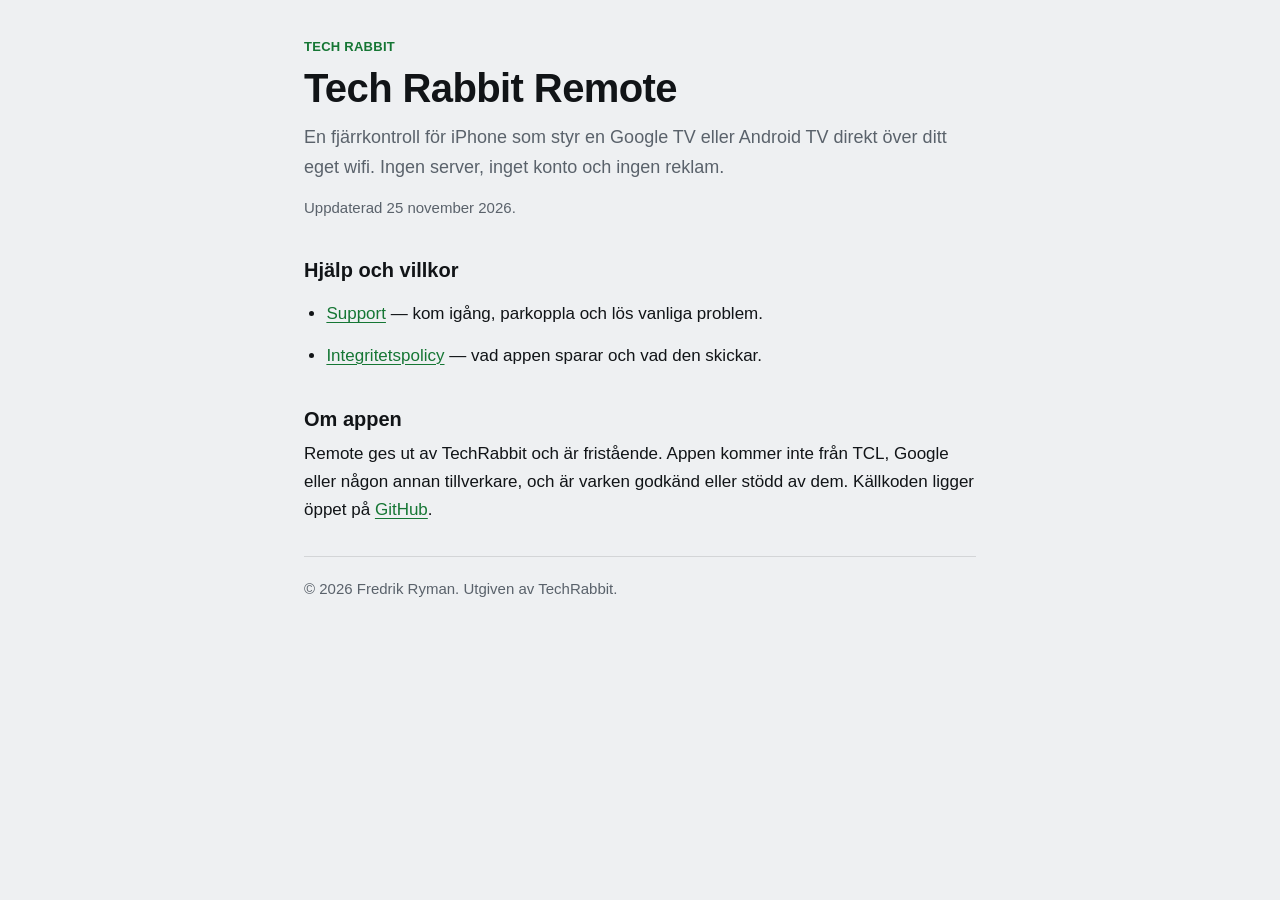
<file: docs/index.html>
<!DOCTYPE html>
<html lang="sv">
<head>
<meta charset="utf-8">
<meta name="viewport" content="width=device-width, initial-scale=1">
<title>Tech Rabbit Remote</title>
<meta name="description" content="Tech Rabbit Remote är en fjärrkontroll för iPhone som styr en Google TV över ditt eget wifi. Support och integritetspolicy.">
<link rel="canonical" href="https://fredrikwryman-cmd.github.io/aim-remote/">
<meta property="og:type" content="website">
<meta property="og:title" content="Tech Rabbit Remote">
<meta property="og:description" content="Tech Rabbit Remote är en fjärrkontroll för iPhone som styr en Google TV över ditt eget wifi. Support och integritetspolicy.">
<meta property="og:url" content="https://fredrikwryman-cmd.github.io/aim-remote/">
<meta property="og:image" content="https://fredrikwryman-cmd.github.io/aim-remote/site/delningsbild.png">
<link rel="stylesheet" href="site/stil.css">
</head>
<body>
<a class="skip" href="#innehall">Till innehållet</a>
<div class="wrap">

<header>
  <p class="mark">Tech Rabbit</p>
</header>

<main id="innehall">
  <h1>Tech Rabbit Remote</h1>
  <p class="lead">En fjärrkontroll för iPhone som styr en Google TV eller Android TV direkt över ditt eget wifi. Ingen server, inget konto och ingen reklam.</p>
  <p class="updated">Uppdaterad 25 november 2026.</p>

  <h2>Hjälp och villkor</h2>
  <ul>
    <li><a href="site/support.html">Support</a> — kom igång, parkoppla och lös vanliga problem.</li>
    <li><a href="site/integritet.html">Integritetspolicy</a> — vad appen sparar och vad den skickar.</li>
  </ul>

  <h2>Om appen</h2>
  <p>Remote ges ut av TechRabbit och är fristående. Appen kommer inte från TCL, Google eller någon annan tillverkare, och är varken godkänd eller stödd av dem. Källkoden ligger öppet på <a href="https://github.com/fredrikwryman-cmd/aim-remote">GitHub</a>.</p>
</main>

<footer>
  <p>&copy; 2026 Fredrik Ryman. Utgiven av TechRabbit.</p>
</footer>

</div>
</body>
</html>
</file>
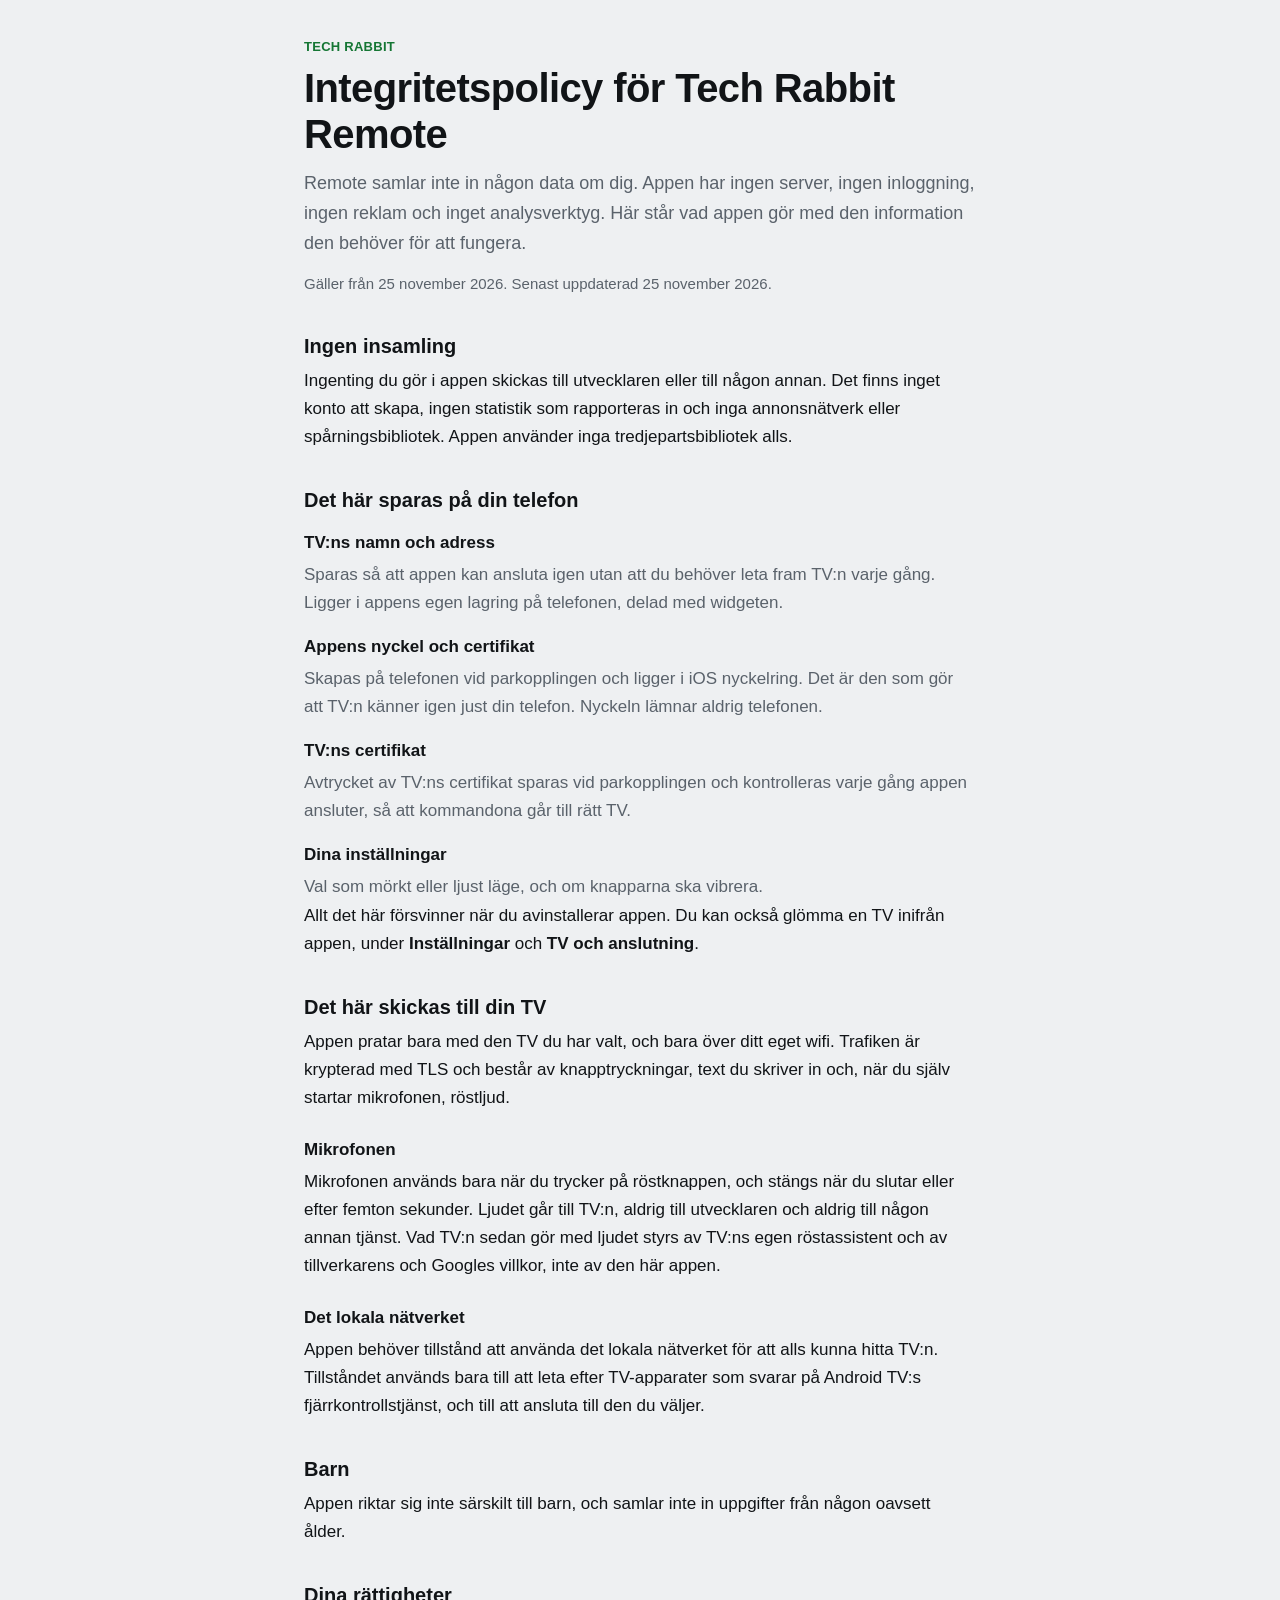
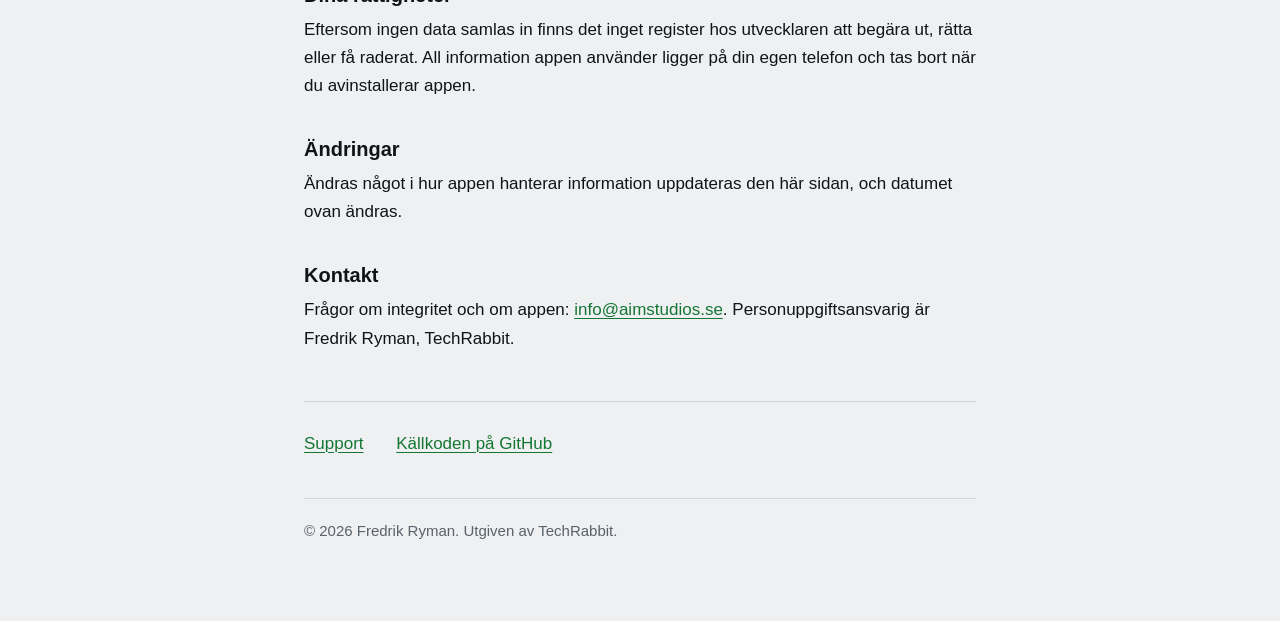
<file: docs/site/integritet.html>
<!DOCTYPE html>
<html lang="sv">
<head>
<meta charset="utf-8">
<meta name="viewport" content="width=device-width, initial-scale=1">
<title>Integritetspolicy för Tech Rabbit Remote</title>
<meta name="description" content="Tech Rabbit Remote samlar inte in någon data. Här står vad appen sparar på telefonen och vad den skickar till din TV.">
<link rel="canonical" href="https://fredrikwryman-cmd.github.io/aim-remote/site/integritet.html">
<meta property="og:type" content="website">
<meta property="og:title" content="Integritetspolicy för Tech Rabbit Remote">
<meta property="og:description" content="Tech Rabbit Remote samlar inte in någon data. Här står vad appen sparar på telefonen och vad den skickar till din TV.">
<meta property="og:url" content="https://fredrikwryman-cmd.github.io/aim-remote/site/integritet.html">
<meta property="og:image" content="https://fredrikwryman-cmd.github.io/aim-remote/site/delningsbild.png">
<link rel="stylesheet" href="stil.css">
</head>
<body>
<a class="skip" href="#innehall">Till innehållet</a>
<div class="wrap">

<header>
  <p class="mark">Tech Rabbit</p>
</header>

<main id="innehall">
  <h1>Integritetspolicy för Tech Rabbit Remote</h1>
  <p class="lead">Remote samlar inte in någon data om dig. Appen har ingen server, ingen inloggning, ingen reklam och inget analysverktyg. Här står vad appen gör med den information den behöver för att fungera.</p>
  <p class="updated">Gäller från 25 november 2026. Senast uppdaterad 25 november 2026.</p>

  <h2>Ingen insamling</h2>
  <p>Ingenting du gör i appen skickas till utvecklaren eller till någon annan. Det finns inget konto att skapa, ingen statistik som rapporteras in och inga annonsnätverk eller spårningsbibliotek. Appen använder inga tredjepartsbibliotek alls.</p>

  <h2>Det här sparas på din telefon</h2>
  <dl>
    <dt>TV:ns namn och adress</dt>
    <dd>Sparas så att appen kan ansluta igen utan att du behöver leta fram TV:n varje gång. Ligger i appens egen lagring på telefonen, delad med widgeten.</dd>

    <dt>Appens nyckel och certifikat</dt>
    <dd>Skapas på telefonen vid parkopplingen och ligger i iOS nyckelring. Det är den som gör att TV:n känner igen just din telefon. Nyckeln lämnar aldrig telefonen.</dd>

    <dt>TV:ns certifikat</dt>
    <dd>Avtrycket av TV:ns certifikat sparas vid parkopplingen och kontrolleras varje gång appen ansluter, så att kommandona går till rätt TV.</dd>

    <dt>Dina inställningar</dt>
    <dd>Val som mörkt eller ljust läge, och om knapparna ska vibrera.</dd>
  </dl>
  <p>Allt det här försvinner när du avinstallerar appen. Du kan också glömma en TV inifrån appen, under <strong>Inställningar</strong> och <strong>TV och anslutning</strong>.</p>

  <h2>Det här skickas till din TV</h2>
  <p>Appen pratar bara med den TV du har valt, och bara över ditt eget wifi. Trafiken är krypterad med TLS och består av knapptryckningar, text du skriver in och, när du själv startar mikrofonen, röstljud.</p>

  <h3>Mikrofonen</h3>
  <p>Mikrofonen används bara när du trycker på röstknappen, och stängs när du slutar eller efter femton sekunder. Ljudet går till TV:n, aldrig till utvecklaren och aldrig till någon annan tjänst. Vad TV:n sedan gör med ljudet styrs av TV:ns egen röstassistent och av tillverkarens och Googles villkor, inte av den här appen.</p>

  <h3>Det lokala nätverket</h3>
  <p>Appen behöver tillstånd att använda det lokala nätverket för att alls kunna hitta TV:n. Tillståndet används bara till att leta efter TV-apparater som svarar på Android TV:s fjärrkontrollstjänst, och till att ansluta till den du väljer.</p>

  <h2>Barn</h2>
  <p>Appen riktar sig inte särskilt till barn, och samlar inte in uppgifter från någon oavsett ålder.</p>

  <h2>Dina rättigheter</h2>
  <p>Eftersom ingen data samlas in finns det inget register hos utvecklaren att begära ut, rätta eller få raderat. All information appen använder ligger på din egen telefon och tas bort när du avinstallerar appen.</p>

  <h2>Ändringar</h2>
  <p>Ändras något i hur appen hanterar information uppdateras den här sidan, och datumet ovan ändras.</p>

  <h2>Kontakt</h2>
  <p>Frågor om integritet och om appen: <a href="mailto:info@aimstudios.se">info@aimstudios.se</a>. Personuppgiftsansvarig är Fredrik Ryman, TechRabbit.</p>
</main>

<nav class="links" aria-label="Fler sidor">
  <a href="support.html">Support</a>
  <a href="https://github.com/fredrikwryman-cmd/aim-remote">Källkoden på GitHub</a>
</nav>

<footer>
  <p>&copy; 2026 Fredrik Ryman. Utgiven av TechRabbit.</p>
</footer>

</div>
</body>
</html>
</file>
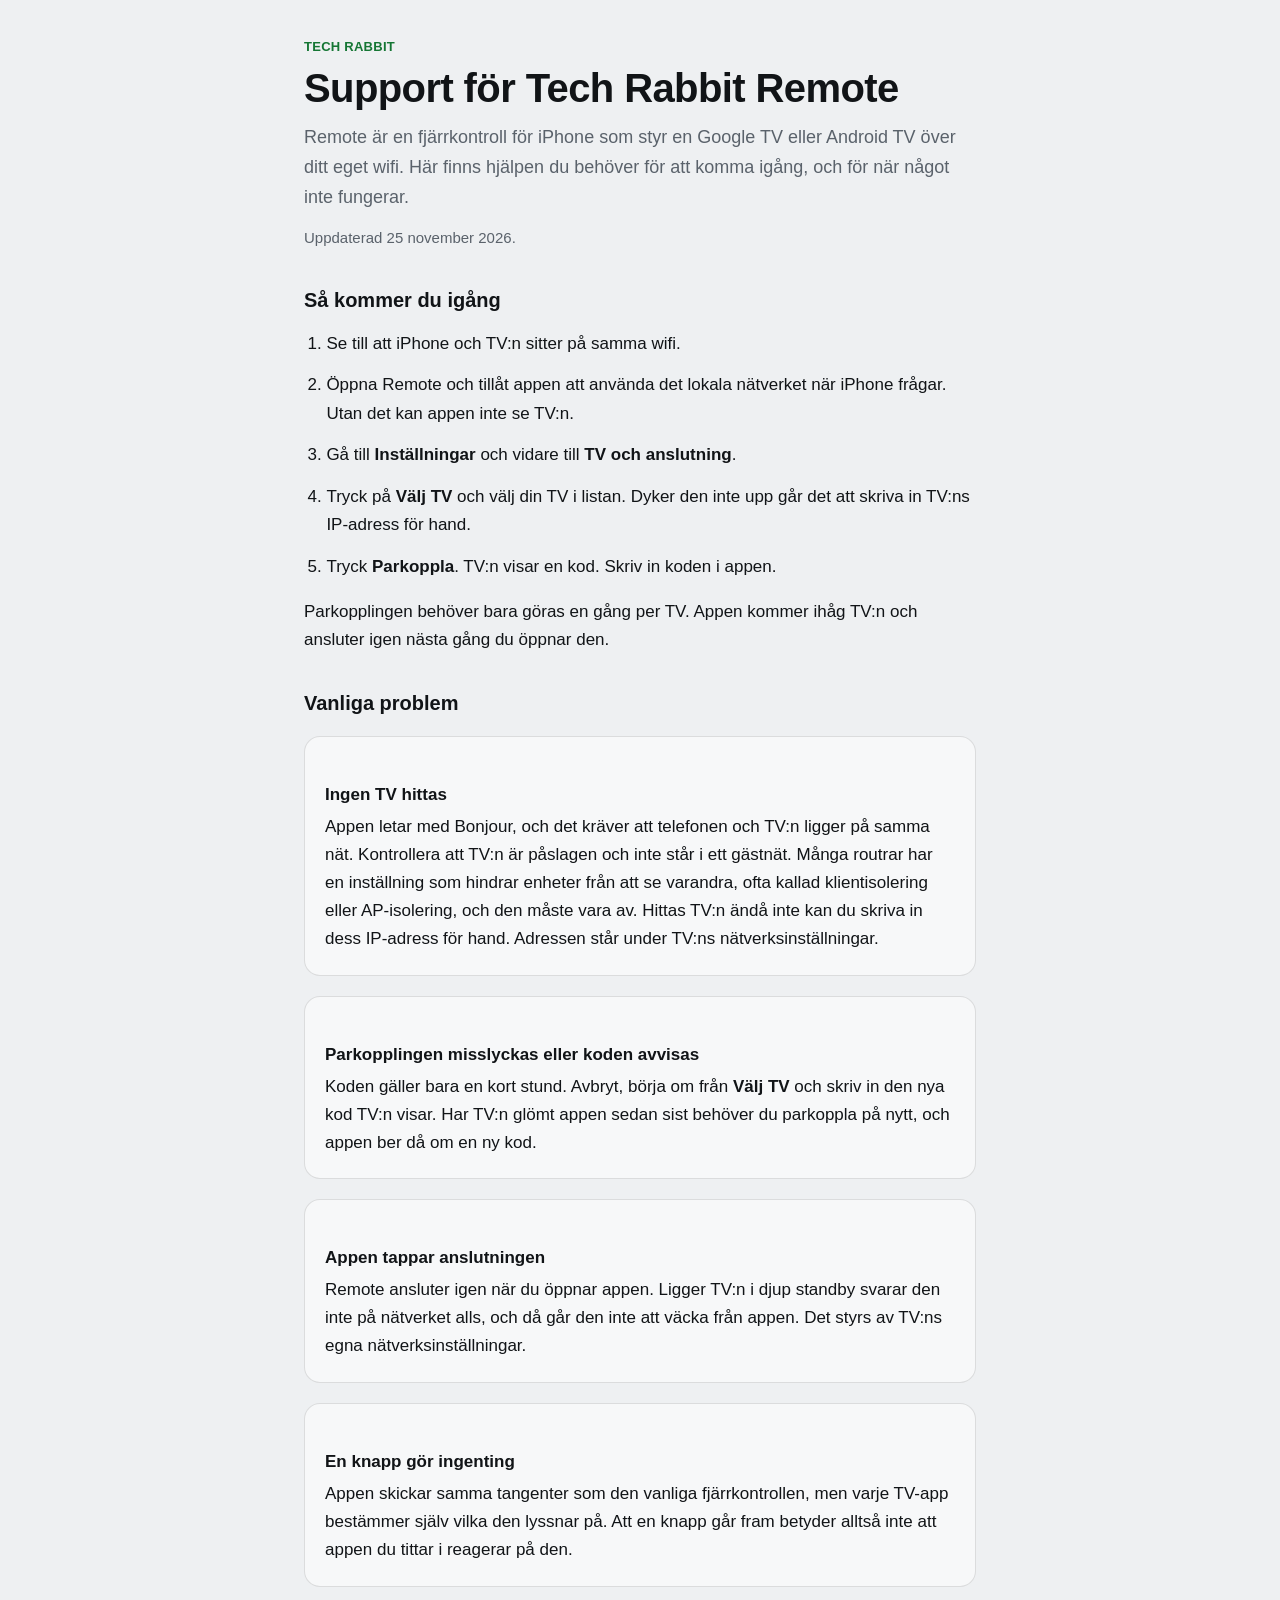
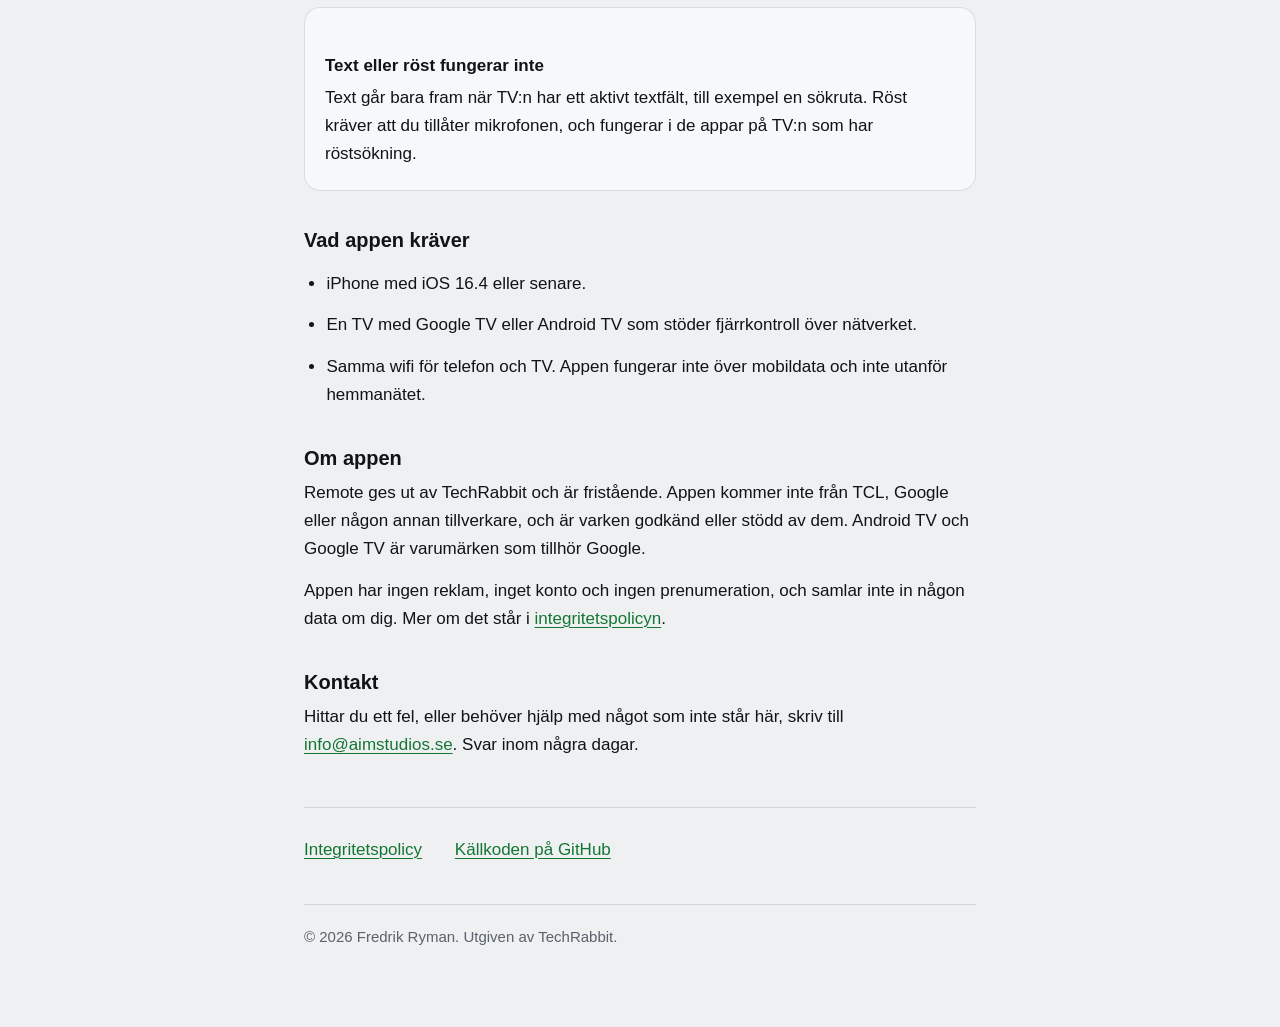
<file: docs/site/support.html>
<!DOCTYPE html>
<html lang="sv">
<head>
<meta charset="utf-8">
<meta name="viewport" content="width=device-width, initial-scale=1">
<title>Support för Tech Rabbit Remote</title>
<meta name="description" content="Hjälp med Tech Rabbit Remote: parkoppla iPhone med din Google TV, lösa anslutningsproblem och nå utvecklaren.">
<link rel="canonical" href="https://fredrikwryman-cmd.github.io/aim-remote/site/support.html">
<meta property="og:type" content="website">
<meta property="og:title" content="Support för Tech Rabbit Remote">
<meta property="og:description" content="Hjälp med Tech Rabbit Remote: parkoppla iPhone med din Google TV, lösa anslutningsproblem och nå utvecklaren.">
<meta property="og:url" content="https://fredrikwryman-cmd.github.io/aim-remote/site/support.html">
<meta property="og:image" content="https://fredrikwryman-cmd.github.io/aim-remote/site/delningsbild.png">
<link rel="stylesheet" href="stil.css">
</head>
<body>
<a class="skip" href="#innehall">Till innehållet</a>
<div class="wrap">

<header>
  <p class="mark">Tech Rabbit</p>
</header>

<main id="innehall">
  <h1>Support för Tech Rabbit Remote</h1>
  <p class="lead">Remote är en fjärrkontroll för iPhone som styr en Google TV eller Android TV över ditt eget wifi. Här finns hjälpen du behöver för att komma igång, och för när något inte fungerar.</p>
  <p class="updated">Uppdaterad 25 november 2026.</p>

  <h2>Så kommer du igång</h2>
  <ol>
    <li>Se till att iPhone och TV:n sitter på samma wifi.</li>
    <li>Öppna Remote och tillåt appen att använda det lokala nätverket när iPhone frågar. Utan det kan appen inte se TV:n.</li>
    <li>Gå till <strong>Inställningar</strong> och vidare till <strong>TV och anslutning</strong>.</li>
    <li>Tryck på <strong>Välj TV</strong> och välj din TV i listan. Dyker den inte upp går det att skriva in TV:ns IP-adress för hand.</li>
    <li>Tryck <strong>Parkoppla</strong>. TV:n visar en kod. Skriv in koden i appen.</li>
  </ol>
  <p>Parkopplingen behöver bara göras en gång per TV. Appen kommer ihåg TV:n och ansluter igen nästa gång du öppnar den.</p>

  <h2>Vanliga problem</h2>

  <div class="card">
    <h3>Ingen TV hittas</h3>
    <p>Appen letar med Bonjour, och det kräver att telefonen och TV:n ligger på samma nät. Kontrollera att TV:n är påslagen och inte står i ett gästnät. Många routrar har en inställning som hindrar enheter från att se varandra, ofta kallad klientisolering eller AP-isolering, och den måste vara av. Hittas TV:n ändå inte kan du skriva in dess IP-adress för hand. Adressen står under TV:ns nätverksinställningar.</p>
  </div>

  <div class="card">
    <h3>Parkopplingen misslyckas eller koden avvisas</h3>
    <p>Koden gäller bara en kort stund. Avbryt, börja om från <strong>Välj TV</strong> och skriv in den nya kod TV:n visar. Har TV:n glömt appen sedan sist behöver du parkoppla på nytt, och appen ber då om en ny kod.</p>
  </div>

  <div class="card">
    <h3>Appen tappar anslutningen</h3>
    <p>Remote ansluter igen när du öppnar appen. Ligger TV:n i djup standby svarar den inte på nätverket alls, och då går den inte att väcka från appen. Det styrs av TV:ns egna nätverksinställningar.</p>
  </div>

  <div class="card">
    <h3>En knapp gör ingenting</h3>
    <p>Appen skickar samma tangenter som den vanliga fjärrkontrollen, men varje TV-app bestämmer själv vilka den lyssnar på. Att en knapp går fram betyder alltså inte att appen du tittar i reagerar på den.</p>
  </div>

  <div class="card">
    <h3>Text eller röst fungerar inte</h3>
    <p>Text går bara fram när TV:n har ett aktivt textfält, till exempel en sökruta. Röst kräver att du tillåter mikrofonen, och fungerar i de appar på TV:n som har röstsökning.</p>
  </div>

  <h2>Vad appen kräver</h2>
  <ul>
    <li>iPhone med iOS 16.4 eller senare.</li>
    <li>En TV med Google TV eller Android TV som stöder fjärrkontroll över nätverket.</li>
    <li>Samma wifi för telefon och TV. Appen fungerar inte över mobildata och inte utanför hemmanätet.</li>
  </ul>

  <h2>Om appen</h2>
  <p>Remote ges ut av TechRabbit och är fristående. Appen kommer inte från TCL, Google eller någon annan tillverkare, och är varken godkänd eller stödd av dem. Android TV och Google TV är varumärken som tillhör Google.</p>
  <p>Appen har ingen reklam, inget konto och ingen prenumeration, och samlar inte in någon data om dig. Mer om det står i <a href="integritet.html">integritetspolicyn</a>.</p>

  <h2>Kontakt</h2>
  <p>Hittar du ett fel, eller behöver hjälp med något som inte står här, skriv till <a href="mailto:info@aimstudios.se">info@aimstudios.se</a>. Svar inom några dagar.</p>
</main>

<nav class="links" aria-label="Fler sidor">
  <a href="integritet.html">Integritetspolicy</a>
  <a href="https://github.com/fredrikwryman-cmd/aim-remote">Källkoden på GitHub</a>
</nav>

<footer>
  <p>&copy; 2026 Fredrik Ryman. Utgiven av TechRabbit.</p>
</footer>

</div>
</body>
</html>
</file>
<file: docs/site/stil.css>
/* Tech Rabbit Remote - stödsidor. Appens färger, mörkt som standard. */
:root {
  --bg: #071015;
  --surface: #141C21;
  --surface-hi: #2B353C;
  --text: #F2F5F7;
  --text-dim: #9AA5AE;
  --accent: #2BE36F;
  --accent-text: #3EE57C;
  --line: rgba(242, 245, 247, 0.12);
  --focus: #3EE57C;
}

/* Ljust läge följer telefonens inställning, som i appen. */
@media (prefers-color-scheme: light) {
  :root:not([data-theme="dark"]) {
    --bg: #EEF0F2;
    --surface: #F7F8F9;
    --surface-hi: #FFFFFF;
    --text: #111417;
    --text-dim: #5A626B;
    --accent: #1FB24E;
    --accent-text: #157634;
    --line: rgba(17, 20, 23, 0.12);
    --focus: #157634;
  }
}
:root[data-theme="light"] {
  --bg: #EEF0F2;
  --surface: #F7F8F9;
  --surface-hi: #FFFFFF;
  --text: #111417;
  --text-dim: #5A626B;
  --accent: #1FB24E;
  --accent-text: #157634;
  --line: rgba(17, 20, 23, 0.12);
  --focus: #157634;
}

* { box-sizing: border-box; }

html { scroll-padding-top: 1rem; }

body {
  margin: 0;
  background: var(--bg);
  color: var(--text);
  font: 400 1.0625rem/1.65 -apple-system, BlinkMacSystemFont, "Segoe UI", Roboto, Helvetica, Arial, sans-serif;
  -webkit-text-size-adjust: 100%;
}

.skip {
  position: absolute;
  left: -9999px;
  top: 0;
  background: var(--surface-hi);
  color: var(--text);
  padding: 0.75rem 1rem;
  border-radius: 0.5rem;
  z-index: 10;
}
.skip:focus { left: 1rem; top: 1rem; }

.wrap {
  max-width: 44rem;
  margin: 0 auto;
  padding: 2rem 1rem 4rem;
}

header .mark {
  display: inline-block;
  font-weight: 700;
  letter-spacing: 0.02em;
  color: var(--accent-text);
  text-transform: uppercase;
  font-size: 0.8125rem;
  margin: 0 0 0.5rem;
}

h1 {
  font-size: clamp(1.75rem, 5vw, 2.5rem);
  line-height: 1.15;
  margin: 0 0 0.75rem;
  letter-spacing: -0.015em;
}

h2 {
  font-size: 1.25rem;
  line-height: 1.3;
  margin: 2.25rem 0 0.5rem;
}

h3 {
  font-size: 1.0625rem;
  margin: 1.5rem 0 0.25rem;
}

p, li { margin: 0 0 0.85rem; }

.lead { color: var(--text-dim); font-size: 1.125rem; }

ul, ol { padding-left: 1.4rem; }

a { color: var(--accent-text); text-decoration-thickness: 1px; text-underline-offset: 0.2em; }
a:hover { text-decoration-thickness: 2px; }

a:focus-visible,
button:focus-visible {
  outline: 3px solid var(--focus);
  outline-offset: 2px;
  border-radius: 0.25rem;
}

.card {
  background: var(--surface);
  border: 1px solid var(--line);
  border-radius: 1rem;
  padding: 1.25rem 1.25rem 0.5rem;
  margin: 1.25rem 0;
}

.updated {
  color: var(--text-dim);
  font-size: 0.9375rem;
  margin: 0 0 1.5rem;
}

.saknas {
  display: inline-block;
  background: var(--surface-hi);
  border: 1px dashed var(--accent);
  border-radius: 0.5rem;
  padding: 0.15rem 0.5rem;
  font-weight: 600;
}

nav.links {
  border-top: 1px solid var(--line);
  margin-top: 3rem;
  padding-top: 1.25rem;
}
nav.links a {
  display: inline-flex;
  align-items: center;
  min-height: 44px;
  padding: 0 0.75rem 0 0;
  margin-right: 1rem;
}

footer {
  border-top: 1px solid var(--line);
  margin-top: 2rem;
  padding-top: 1.25rem;
  color: var(--text-dim);
  font-size: 0.9375rem;
}

dl { margin: 0; }
dt { font-weight: 600; margin-top: 1rem; }
dd { margin: 0.25rem 0 0; color: var(--text-dim); }
</file>
